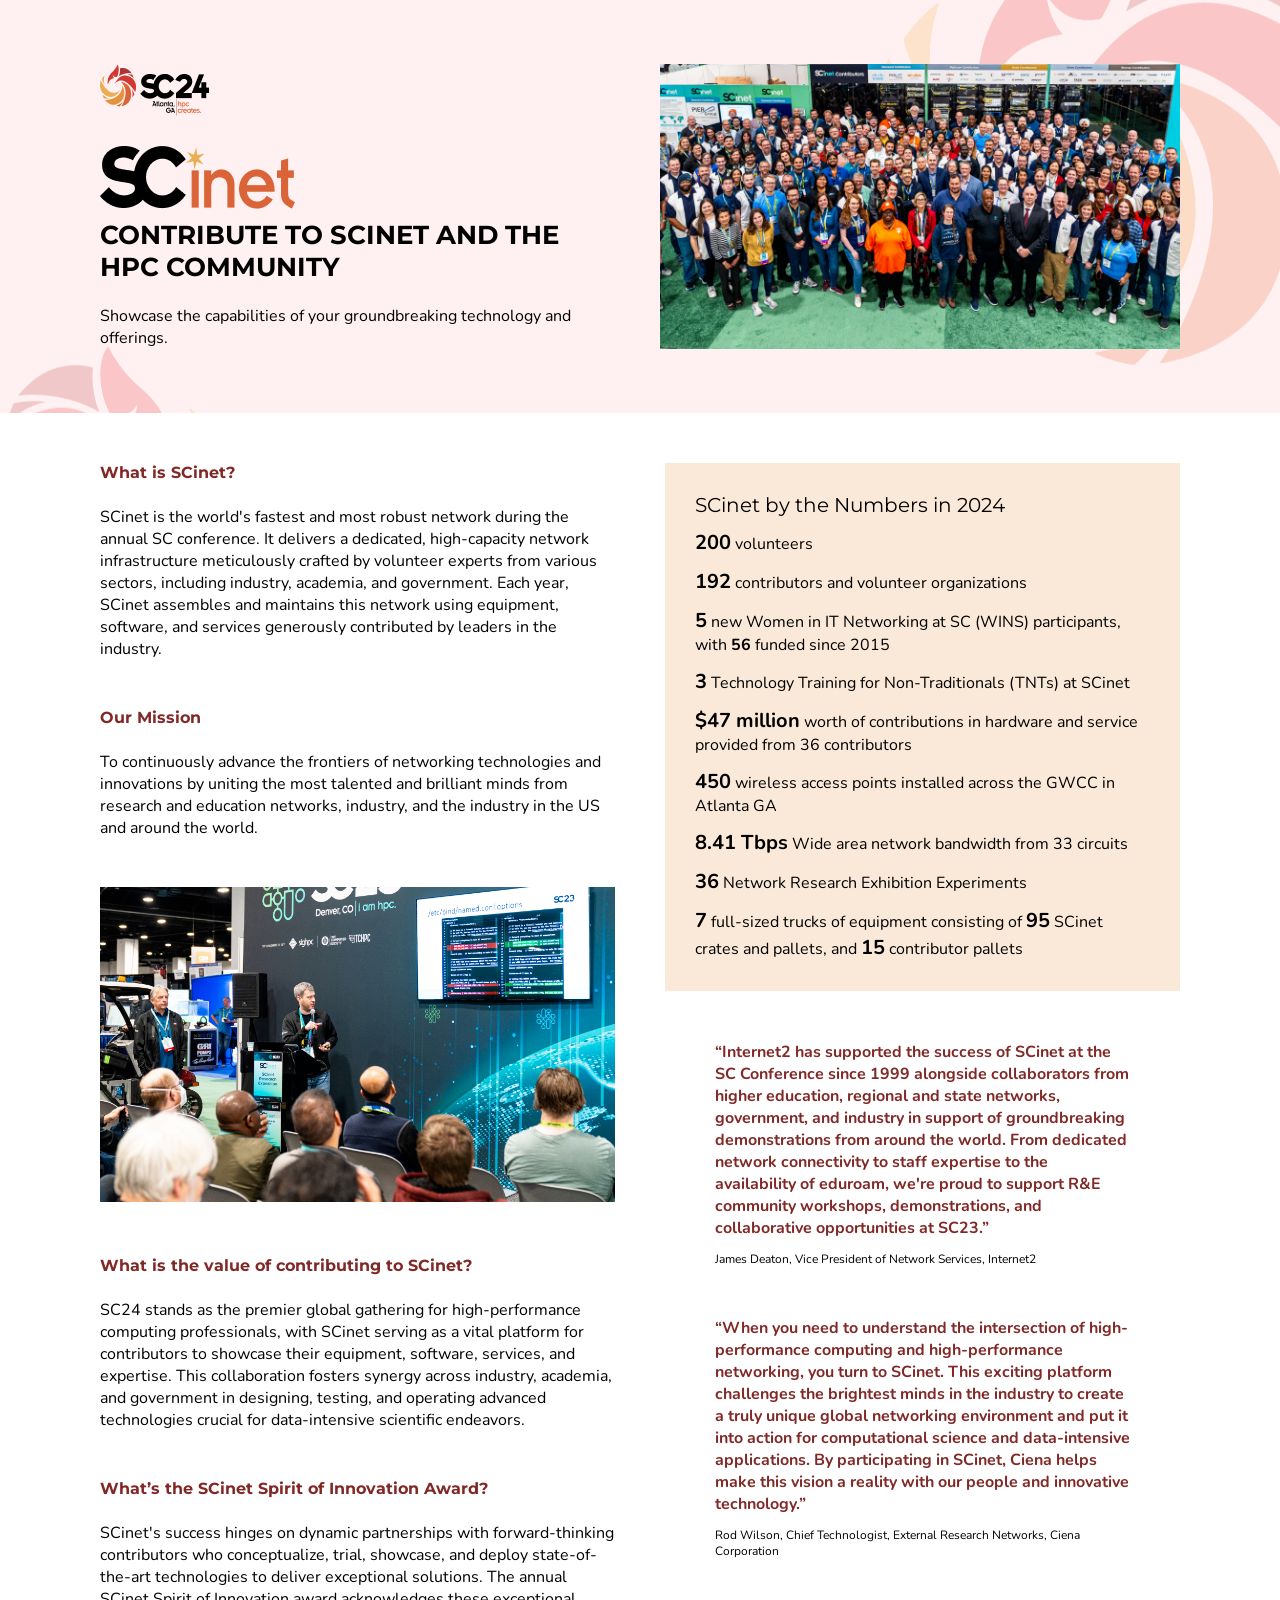
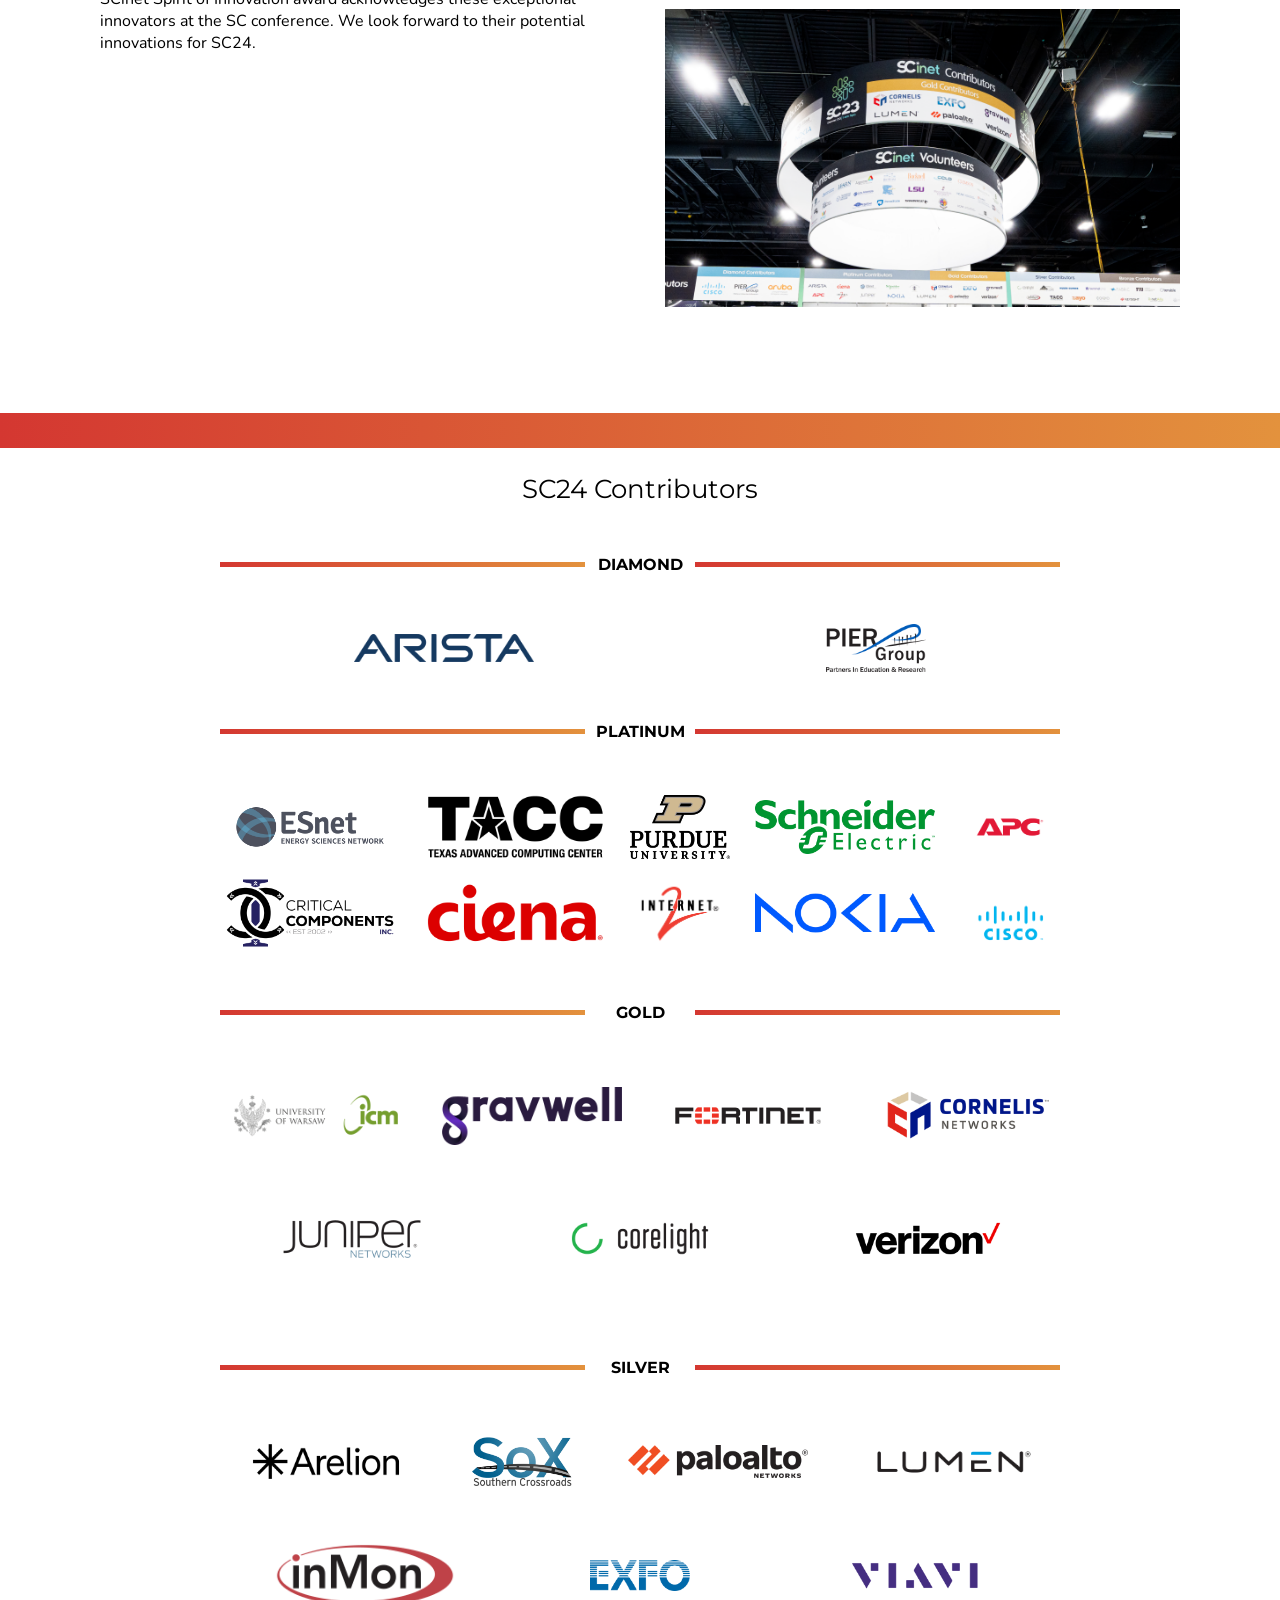
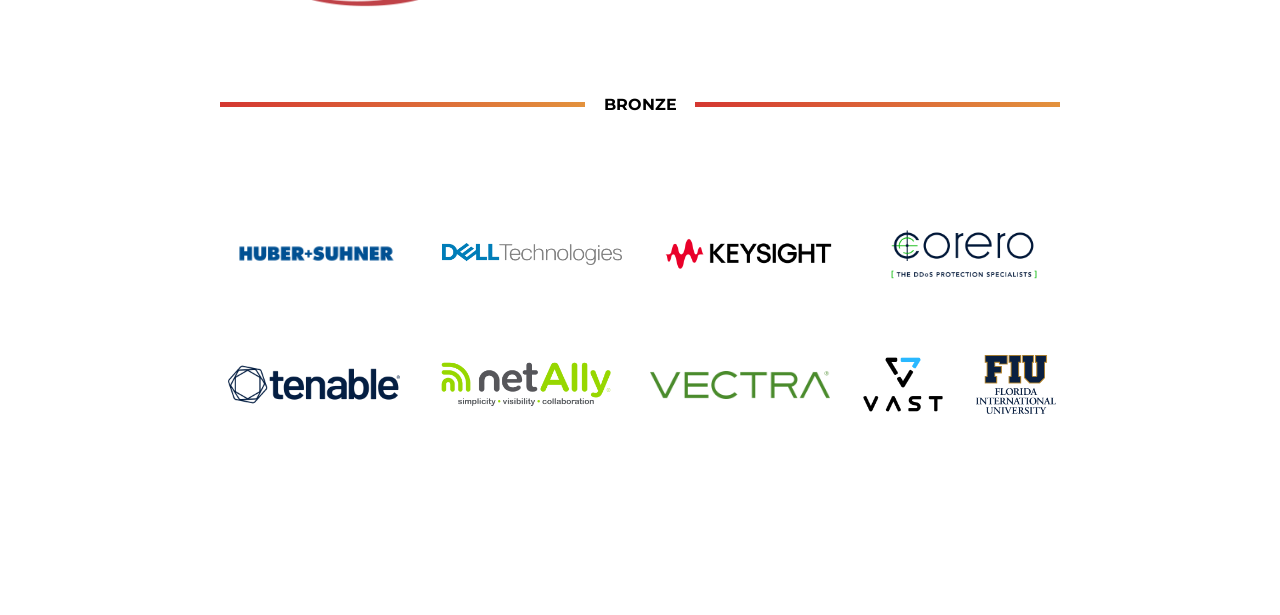
<file: docs/index.html>
<!DOCTYPE html>
<html lang="en">
<head>
	<meta charset="UTF-8">
	<meta name="viewport" content="width=device-width, initial-scale=1.0">
	<title>SciNet 2024</title>
	<link href="https://fonts.googleapis.com/css?family=Montserrat:400,700|Nunito" rel="stylesheet" crossorigin>
	<link rel="stylesheet" href="styles.css">
</head>
<body>
	<header class="header">
		<div class="header__content">
			<hgroup class="header__text">
				<h1 class="header__logos">
					<img
						src="./img/logo/sc24.png"
						class="header-logo--minor"
						alt="SC24: Atlanta, GA | HPC Creates.">
					<img
						src="./img/logo/scinet.png"
						class="header-logo--major"
						alt="SCinet">
				</h1>
				<h2 class="header__title">Contribute to SCinet and the HPC Community</h2>
				<p class="header__desc">Showcase the capabilities of your groundbreaking technology and offerings.</p>
			</hgroup>
			<img
				src="./img/photo/group.png"
				alt="Group photo of SCinet attendees"
				class="header__media">
		</div>
	</header>

	<main class="main">
		<section class="main__section">

			<article class="main__article">
				<h3 class="main__title">
					What is SCinet?
				</h3>
				<p>SCinet is the world's fastest and most robust network during the annual SC conference. It delivers a dedicated, high-capacity network infrastructure meticulously crafted by volunteer experts from various sectors, including industry, academia, and government. Each year, SCinet assembles and maintains this network using equipment, software, and services generously contributed by leaders in the industry.</p>
			</article>

			<article class="main__article">
				<h3 class="main__title">
					Our Mission
				</h3>
				<p>To continuously advance the frontiers of networking technologies and innovations by uniting the most talented and brilliant minds from research and education networks, industry, and the industry in the US and around the world.</p>
			</article>

			<img src="./img/photo/presentation.png" alt="A presentation from a SCinet conference event" />

			<article class="main__article">
				<h3 class="main__title">
					What is the value of contributing to SCinet?
				</h3>
				<p>SC24 stands as the premier global gathering for high-performance computing professionals, with SCinet serving as a vital platform for contributors to showcase their equipment, software, services, and expertise. This collaboration fosters synergy across industry, academia, and government in designing, testing, and operating advanced technologies crucial for data-intensive scientific endeavors.</p>
			</article>

			<article class="main__article">
				<h3 class="main__title">
					What’s the SCinet Spirit of Innovation Award?
				</h3>
				<p>SCinet's success hinges on dynamic partnerships with forward-thinking contributors who conceptualize, trial, showcase, and deploy state-of-the-art technologies to deliver exceptional solutions. The annual SCinet Spirit of Innovation award acknowledges these exceptional innovators at the SC conference. We look forward to their potential innovations for SC24.</p>
			</article>

		</section>
		<section class="main__section">

			<div class="main__article callout">
				<h3 class="callout__title">
					SCinet by the Numbers in 2024
				</h3>
				<ul class="callout__list">
					<li><em>200</em> volunteers</li>
					<li><em>192</em> contributors and volunteer organizations</li>
					<li><em>5</em> new Women in IT Networking at SC (WINS) participants, with <strong>56</strong> funded since 2015</li>
					<li><em>3</em> Technology Training for Non-Traditionals (TNTs) at SCinet</li>
					<li><em>$47 million</em> worth of contributions in hardware and service provided from 36 contributors</li>
					<li><em>450</em> wireless access points installed across the GWCC in Atlanta GA</li>
					<li><em>8.41 Tbps</em> Wide area network bandwidth from 33 circuits</li>
					<li><em>36</em> Network Research Exhibition Experiments</li>
					<li><em>7</em> full-sized trucks of equipment consisting of <em>95</em> SCinet crates and pallets, and <em>15</em> contributor pallets</li>
				</ul>
			</div>

			<figure class="quote">
				<blockquote class="quote__text">
					<p>“Internet2 has supported the success of SCinet at the SC Conference since 1999 alongside collaborators from higher education, regional and state networks, government, and industry in support of groundbreaking demonstrations from around the world. From dedicated network connectivity to staff expertise to the availability of eduroam, we're proud to support R&E community workshops, demonstrations, and collaborative opportunities at SC23.”</p>
				</blockquote>
				<p class="quote__author">James Deaton, Vice President of Network Services, Internet2</p>
			</figure>

			<figure class="quote">
				<blockquote class="quote__text">
					<p>“When you need to understand the intersection of high-performance computing and high-performance networking, you turn to SCinet. This exciting platform challenges the brightest minds in the industry to create a truly unique global networking environment and put it into action for computational science and data-intensive applications. By participating in SCinet, Ciena helps make this vision a reality with our people and innovative technology.”</p>
				</blockquote>
				<p class="quote__author">Rod Wilson, Chief Technologist, External Research Networks, Ciena Corporation</p>
			</figure>

			<img src="./img/photo/contributors.png" alt="Contributor logos as seen in the air during a conference" />

		</section>
	</main>

	<footer class="footer">
		<div class="footer__content">

			<h3 class="footer__title">SC24 Contributors</h2>
			<section class="footer__section">
				<h4 class="footer__title border-title">Diamond</h4>
				<div class="logo-grid">
				<img src="./img/logo/arista.png"
						 class="logo-grid__cell--large"
						 alt="Arista">
				<img src="./img/logo/pier-group.png"
						 class="logo-grid__cell--medium"
						 alt="Pier Group">
				</div>
			</section>

			<section class="footer__section">
				<h4 class="footer__title border-title">Platinum</h4>
				<div class="logo-grid">
				<img src="./img/logo/esnet.png"
						 class="logo-grid__cell--large"
						 alt="ESnet">
				<img src="./img/logo/tacc.png"
						 class="logo-grid__cell--large"
						 alt="TACC">
				<img src="./img/logo/purdue-university.png"
						 class="logo-grid__cell--medium"
						 alt="Purdue University">
				<img src="./img/logo/schneider-electric.png"
						 class="logo-grid__cell--large"
						 alt="Schneider Electric">
				<img src="./img/logo/apc.png"
						 class="logo-grid__cell--medium"
						 alt="APC">
				<img src="./img/logo/crit-components.png"
						 class="logo-grid__cell--large"
						 alt="Crit Components">
				<img src="./img/logo/ciena.png"
						 class="logo-grid__cell--large"
						 alt="Ciena">
				<img src="./img/logo/internet2.png"
						 class="logo-grid__cell--medium"
						 alt="Internet 2">
				<img src="./img/logo/nokia.png"
						 class="logo-grid__cell--large"
						 alt="Nokia">
				<img src="./img/logo/cisco.png"
						 class="logo-grid__cell--medium"
						 alt="Cisco">
				</div>
			</section>

			<section class="footer__section">
				<h4 class="footer__title border-title">Gold</h4>
				<div class="logo-grid">
				<img src="./img/logo/university-of-warsaw-and-icm.png"
						 class="logo-grid__cell--large"
						 alt="University of Warsaw">
				<img src="./img/logo/gravwell.png"
						 class="logo-grid__cell--large"
						 alt="Gravwell">
				<img src="./img/logo/fortinet.png"
						 class="logo-grid__cell--large"
						 alt="Fortinet">
				<img src="./img/logo/cornelis.png"
						 class="logo-grid__cell--large"
						 alt="Cornelis Networks">
				<img src="./img/logo/juniper.png"
						 class="logo-grid__cell--large"
						 alt="Juniper Networks">
				<img src="./img/logo/corelight.png"
						 class="logo-grid__cell--large"
						 alt="Corelight">
				<img src="./img/logo/verizon.png"
						 class="logo-grid__cell--large"
						 alt="Verizon">
				</div>
			</section>

			<section class="footer__section">
				<h4 class="footer__title border-title">Silver</h4>
				<div class="logo-grid">
				<img src="./img/logo/arelion.png"
						 class="logo-grid__cell--large"
						 alt="Arelion">
				<img src="./img/logo/sox.png"
						 class="logo-grid__cell--medium"
						 alt="SoX">
				<img src="./img/logo/paloalto.png"
						 class="logo-grid__cell--large"
						 alt="Palo Alto Networks">
				<img src="./img/logo/lumen.png"
						 class="logo-grid__cell--large"
						 alt="Lumen">
				<img src="./img/logo/inmon.png"
						 class="logo-grid__cell--large"
						 alt="inMon">
				<img src="./img/logo/exfo.png"
						 class="logo-grid__cell--medium"
						 alt="EXFO">
				<img src="./img/logo/viavi.png"
						 class="logo-grid__cell--large"
						 alt="Viavi">
				</div>
			</section>

			<section class="footer__section">
				<h4 class="footer__title border-title">Bronze</h4>
				<div class="logo-grid">
				<img src="./img/logo/huber-suhner.png"
						 class="logo-grid__cell--large"
						 alt="Huber+Suhner">
				<img src="./img/logo/dell.png"
						 class="logo-grid__cell--large"
						 alt="Dell Technologies">
				<img src="./img/logo/keysight.png"
						 class="logo-grid__cell--large"
						 alt="Keysight">
				<img src="./img/logo/corero.png"
						 class="logo-grid__cell--large"
						 alt="Corero">
				<img src="./img/logo/tenable.png"
						 class="logo-grid__cell--large"
						 alt="Tenable">
				<img src="./img/logo/netally.png"
						 class="logo-grid__cell--large"
						 alt="netAlly">
				<img src="./img/logo/vectra.png"
						 class="logo-grid__cell--large"
						 alt="Vectra">
				<img src="./img/logo/vast.png"
						 class="logo-grid__cell--small"
						 alt="VAST">
				<img src="./img/logo/fiu.png"
						 class="logo-grid__cell--small"
						 alt="Florida International University">
				</div>
			</section>

		</div>
	</footer>
</body>
</html>
</file>
<file: docs/styles.css>
:root {
	/* Color */
	--color-text: #000;
	--color-bkgd: #fff;
	--color-main-bold-txt: #812927;
	--color-header-bkgd: #FFF1F1;
	--color-callout-txt: #000;
	--color-callout-bkgd: rgba(227, 146, 61, 0.2);
	--color-footer-border: #DC6537; /* fallback for `…-image` */
	--color-footer-border-image:
		linear-gradient(90deg, #D43731, #E3923D) 1;

	/* Font */
	--font-family-heading:
	Montserrat, montserrat, "Source Sans", "Helvetica Neue", Helvetica, "Arial Black", Arial, sans-serif;
	--font-family-regular:
	Nunito, -apple-system, "San Francisco", BlinkMacSystemFont, "Segoe UI", "Helvetica Neue", Helvetica, Arial, sans-serif;

	/* Layout */
	--content-max-width: 1400px;
	--content-padding-inline: 100px;
	--footer-max-width: 840px;
	--header-image-min-width: 300px;
	--logo-grid-row-gap: 10px;
	--logo-grid-col-gap: 25px;
	--logo-grid-cell-width: 150px;
	--logo-grid-large-cell-width: 180px;
	--logo-grid-medium-cell-width: 100px;
	--logo-grid-small-cell-width: 80px;
}
@media (max-width: 640px) {
	:root {
		--content-padding-inline: 8vw;
	}
}





/* GENERIC */

* { box-sizing: border-box; }





/* ELEMENTS */

/* To allow `rem` units with simple math, but respect user custom font size */
html { font-size: 62.5%; }
body { font-size: 1.6rem; }
@media (max-width: 185px) {
	body { font-size: 7vw; }
}

/* To adjust text rendering */
body {
	-moz-osx-font-smoothing: grayscale;
	-webkit-font-smoothing: antialiased;

	text-rendering: optimizeLegibility;
	text-size-adjust: none;
}

/* To set baseline property values */
body {
	margin: 0;

	background-color: var(--color-bkgd);
	color: var(--color-text);

	font-family: var(--font-family-regular);
}
h1, h2, h3, h4, h5, h6 {
	font-family: var(--font-family-heading);
}

/* To avoid image overflow */
img {
	max-width: 100%;
}

/* To avoid extra space at start and end of a section */
:is(p, li):is(:first-child, :last-child) {
	margin-block: 0;
}





/* COMPONENTS */



/* Header */

.header {
	background-color: var(--color-header-bkgd);
	background-image: url("./img/header_bg.png");
	background-size: cover;
	background-position: center;

	padding-block: min(5vw, 65px);
}
@media (max-width: 240px) {
	.header {
		padding-block: 10vw;
	}
}

.header__content {
	max-width: var(--content-max-width);
	margin-inline: auto;
	padding-inline: var(--content-padding-inline);

	display: grid;
	grid-template-columns: repeat(
		auto-fit, minmax( min( 100%, var(--header-image-min-width)), 1fr )
	);
	column-gap: 40px;
	row-gap: 20px;
}
@media (max-width: 240px) {
	.header__content {
		column-gap: 3.125vw;
		row-gap: 1.5625vw;
	}
}
.header__content .header__media {
	min-width: 0;
}

.header__logos {
	display: flex;
	flex-direction: column;
	align-items: start;
	gap: 30px;
}
h1.header__logos {
	margin-block: 0;
}
.header__title {
	font-size: 2.6rem;
	text-transform: uppercase;

	.header__logos + & {
		margin-top: 10px;
	}
}
@media (max-width: 240px) {
	.header__title {
		font-size: 10vw;
	}
}

.header__media {
	width: 100%;
	height:100%;
	object-fit: cover;
}



/* Main Content */

.main {
	max-width: var(--content-max-width);
	margin-block: 50px 100px;
	margin-inline: auto;
	padding: 0 var(--content-padding-inline);
}

/* For two-column responsive layout */
.main {
	display: flex;
	flex-wrap: wrap;
	gap: 50px;
}
.main__section {
	min-width: min(100%, 500px);
	flex: 1;
}

.main__article:not(:first-child, :last-child) {
	margin-block: 3em;
}

.main__article .main__title {
	color: var(--color-main-bold-txt);
	font-size: 1em;
	margin-block: 0 1.5em;
}
.main__article:first-child .main__title {
	margin-block-start: unset;
}



/* Callout */

.callout {
	background: var(--color-callout-bkgd);

	padding: 30px;
}

.callout__title {
	margin-block: unset;
	font-weight: normal;
	font-size: 2.0rem;
}

.callout__list {
	list-style-type: none;
	margin-block: unset;
	padding-inline-start: unset;

	& li:not(:last-child) {
		margin-block: 0.75em;
	}
	& em {
		font-size: 2.0rem;
		font-style: normal;
		font-weight: bold;
	}
}



/* Quote */

.quote {
	margin: 50px;
}
.quote__text {
	margin: unset;

	color: var(--color-main-bold-txt);
	font-weight: bold;
}
.quote__author {
	font-size: 1.2rem;

	.quote__text + & {
		margin-top: 1em;
	}
}



/* Footer */

.footer {
	border-top: 35px solid var(--color-footer-border);
	border-image: var(--color-footer-border-image);

	padding-block: 25px 200px;
}
.footer__content {
	max-width: var(--footer-max-width);
	margin-inline: auto;
}

.footer__title {
	text-align: center;
	margin-block: unset;
}
.footer__content > .footer__title {
	font-size: 2.6rem;
	font-weight: normal;
}
.footer__section > .footer__title {
	text-align: center;
	text-transform: uppercase;
	margin-block: 50px;
}

.footer__section > .footer__title {
	--border-width: 5px;
	--border-gap: 5ch;

	position: relative;

	&::after,
	&::before {
		position: absolute;
		top: 50%;
		margin-top: calc( -1 * var(--border-width) / 2 );
		z-index: -1;

		content: "";
		display: block;
		width: calc( 50% - var(--border-gap) );

		border-top:
			var(--border-width) solid var(--color-footer-border);
		border-image: var(--color-footer-border-image);
	}
	&::after { right: 0; }
	&::before { left: 0; }
}



/* Logo Grid */

.logo-grid {
	display: flex;
	flex-wrap: wrap;
	justify-content: space-between;
	align-items: center;
	row-gap: var(--logo-grid-row-gap);
	column-gap: var(--logo-grid-col-gap);
}
.logo-grid > * {
	flex: 1;
	margin-inline: auto;
}
.logo-grid > .logo-grid__cell--large {
	max-width: var(--logo-grid-large-cell-width);
}
.logo-grid > .logo-grid__cell--medium {
	max-width: var(--logo-grid-medium-cell-width);
}
.logo-grid > .logo-grid__cell--small {
	max-width: var(--logo-grid-small-cell-width);
}
</file>
